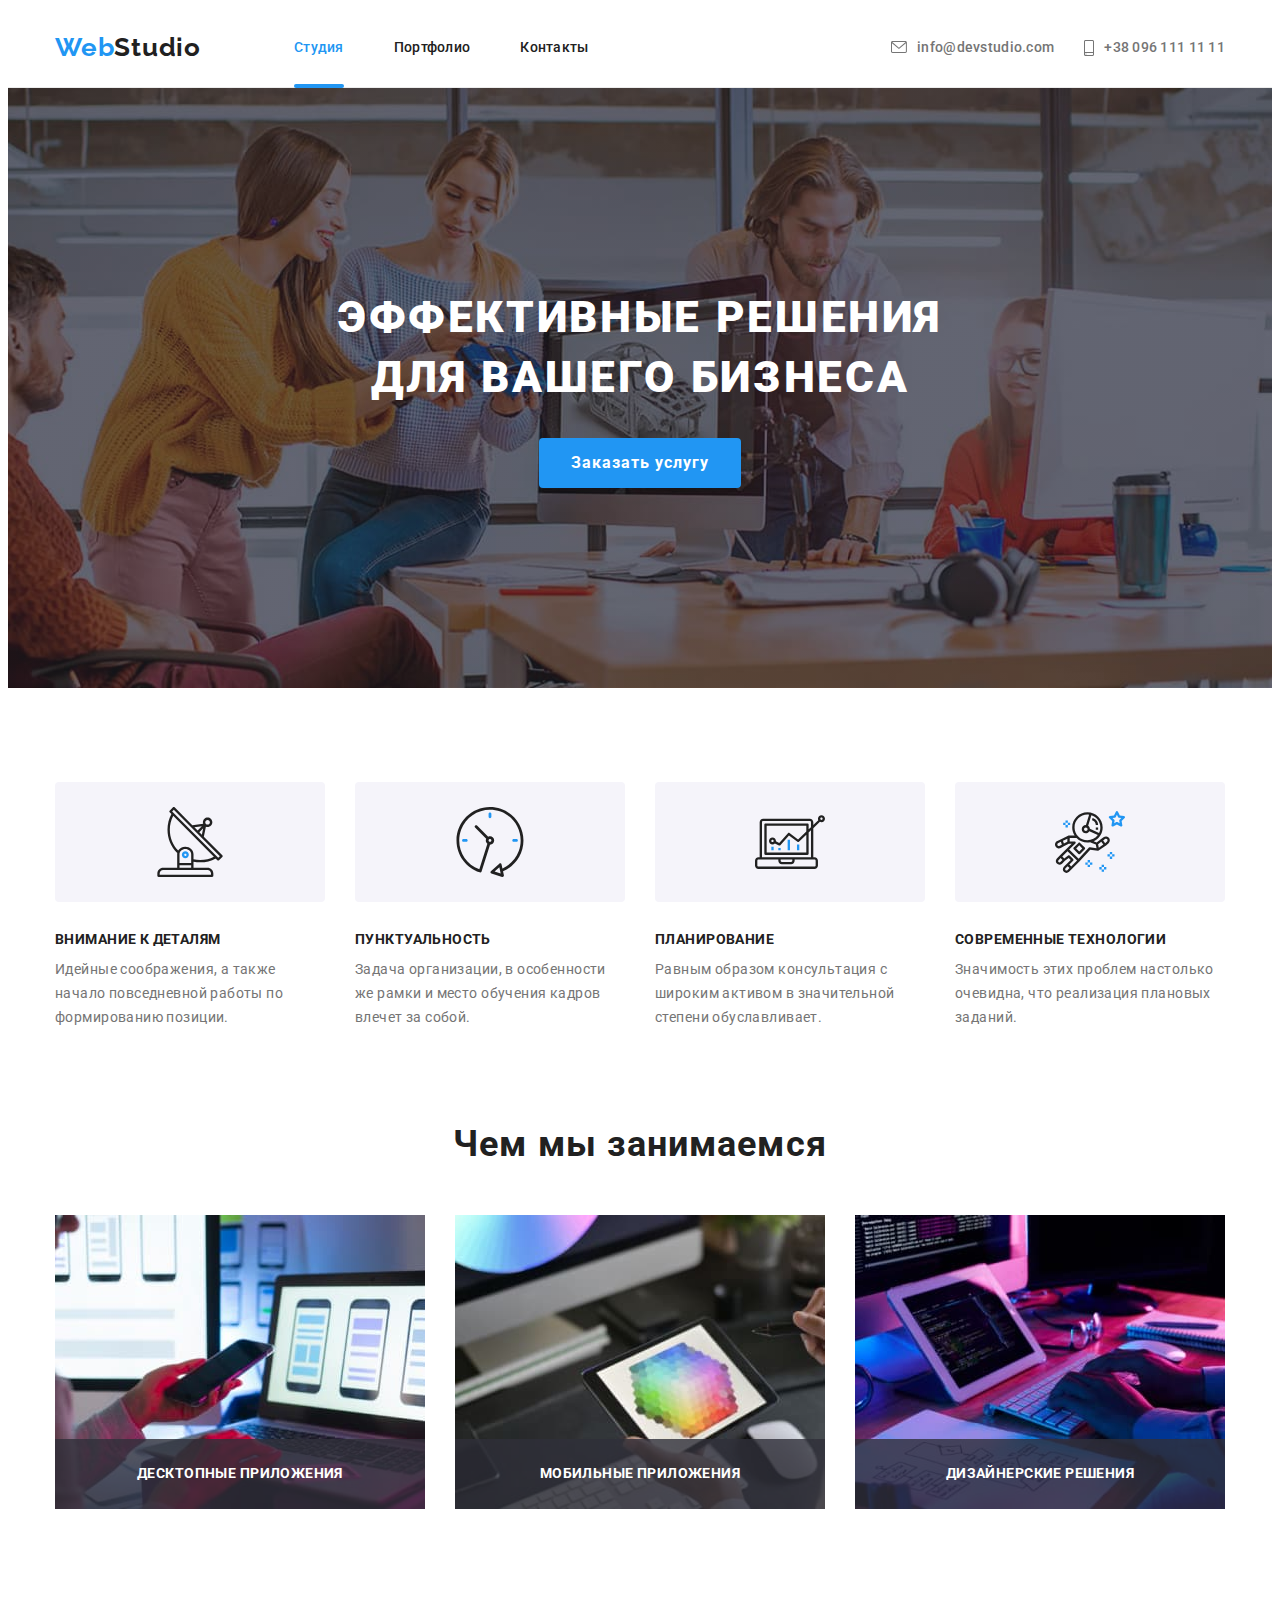
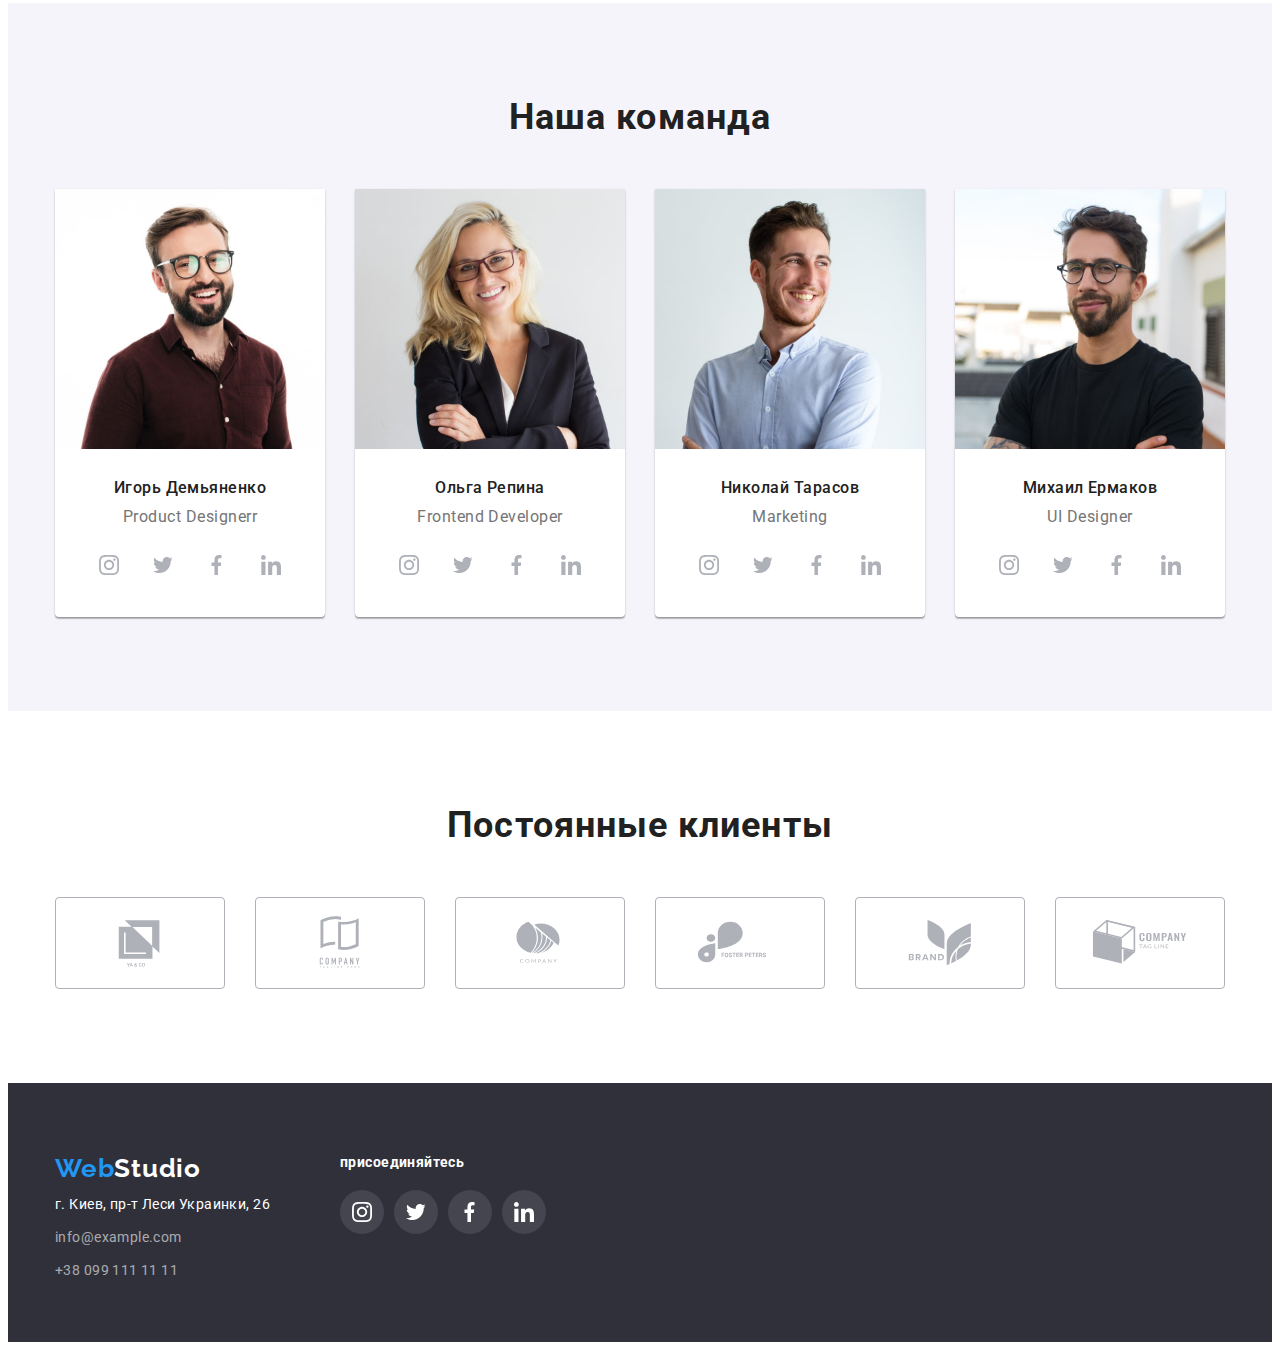
<file: index.html>
<!DOCTYPE html>
<html lang="ru">



<head>
  <meta charset="UTF-8" />
  <meta http-equiv="X-UA-Compatible" content="IE=edge" />
  <meta name="viewport" content="width=device-width, initial-scale=1.0" />
  <title>Document</title>
  <link rel="stylesheet" href="https://cdnjs.cloudflare.com/ajax/libs/modern-normalize/1.1.0/modern-normalize.min.css"
    integrity="sha512-wpPYUAdjBVSE4KJnH1VR1HeZfpl1ub8YT/NKx4PuQ5NmX2tKuGu6U/JRp5y+Y8XG2tV+wKQpNHVUX03MfMFn9Q=="
    crossorigin="anonymous" referrerpolicy="no-referrer" />
  <link rel="preconnect" href="https://fonts.googleapis.com">
  <link rel="preconnect" href="https://fonts.gstatic.com" crossorigin>
  <link href="https://fonts.googleapis.com/css2?family=Raleway:wght@700&family=Roboto:wght@400;500;700;900&display=swap"
    rel="stylesheet">
  <link rel="stylesheet" href="./css/stile.css" />
</head>

<body>
  <header class="heder">
    <div class="container header-flex">
      <nav class="heder-nav">
        <a class="heder-logo link" href="/" lang="en">Web<span class="logo-accent">Studio</span></a>
        <ul class="heder-list list">
          <li class="heder-item"><a href="./index.html" class="heder-link line link">Студия</a></li>
          <li class="heder-item"><a href="./portfolio.html" class="heder-link link">Портфолио</a></li>
          <li class="heder-item"><a href="/" class="heder-link link">Контакты</a></li>
        </ul>
      </nav>
      <ul class="adress-list list">
        <li><a href="mailto:info@devstudio.com" class="mail link">
            <svg class="adress-icon" height="12" width="16">
              <use href="./img/icons.svg#icon-mail"></use>
            </svg>info@devstudio.com</a>
        </li>
        <li><a href="tel:+380961111111" class="tel link">
            <svg class="adress-icon" height="16" width="10">
              <use href="./img/icons.svg#icon-phone"></use>
            </svg>+38 096 111 11 11</a>
        </li>
      </ul>
    </div>
  </header>


  <main>
    <section class="service">
      <div class="container">
        <div class="container-service">
          <h1 class="service-text">Эффективные решения для вашего бизнеса</h1>
          <div class="button-service">
            <button type="button" class="service-button" data-modal-open>Заказать услугу</button>

          </div>
        </div>
      </div>
    </section>


    <section class="benefits section">
      <div class="container">
        <!-- (Заглввие вне дизайна) -->
        <h2 class="benefits-text visually-hidden">Преймущества</h2>
        <ul class="benefits-list list">
          <li class="benefits-item">
            <div class="benefits-logo">
              <svg class="benefits-logo-icon" height="70" width="70">
                <use href="./img/icons.svg#icon-antenna"></use>
              </svg>
            </div>
            <h3 class="benefits-titel">Внимание к деталям</h3>
            <p class="benefits-after-titel">Идейные соображения, а также начало повседневной работы по формированию
              позиции.</p>
          </li>
          <li class="benefits-item">
            <div class="benefits-logo">
              <svg class="benefits-logo-icon" height="70" width="70">
                <use href="./img/icons.svg#icon-clock"></use>
              </svg>
            </div>
            <h3 class="benefits-titel">Пунктуальность</h3>
            <p class="benefits-after-titel">
              Задача организации, в особенности же рамки и место обучения кадров влечет за собой.
            </p>
          </li>
          <li class="benefits-item">
            <div class="benefits-logo">
              <svg class="benefits-logo-icon" height="70" width="70">
                <use href="./img/icons.svg#icon-diagram"></use>
              </svg>
            </div>
            <h3 class="benefits-titel">Планирование</h3>
            <p class="benefits-after-titel">
              Равным образом консультация с широким активом в значительной степени обуславливает.
            </p>
          </li>
          <li class="benefits-item">
            <div class="benefits-logo">
              <svg class="benefits-logo-icon" height="70" width="70">
                <use href="./img/icons.svg#icon-astronaut"></use>
              </svg>
            </div>
            <h3 class="benefits-titel">Современные технологии</h3>
            <p class="benefits-after-titel">Значимость этих проблем настолько очевидна, что реализация плановых заданий.
            </p>
          </li>
        </ul>
      </div>
    </section>

    <section class="about section">
      <div class="container">
        <h2 class="about-text title">Чем мы занимаемся</h2>
        <ul class="about-list list">
          <li class="about-item"><img src="./img/box-2.jpg" alt="проэкт на ноутбуке" width="370" height="294" />
            <div class="about-wrap">
              <p class="about-item-comment">Десктопные приложения</p>
            </div>
          </li>
          <li class="about-item"><img src="./img/box-3.jpg" alt="проэкт на планшете" width="370" height="294" />
            <div class="about-wrap">
              <p class="about-item-comment">Мобильные приложения</p>
            </div>
          </li>
          <li class="about-item"><img src="./img/box-1.jpg" alt="проэкт на бумаге" width="370" height="294" />
            <div class="about-wrap">
              <p class="about-item-comment">Дизайнерские решения</p>
            </div>
          </li>
        </ul>
      </div>
    </section>

    <section class="command section">
      <div class="container">
        <h2 class="command-text title">Наша команда</h2>
        <ul class="command-list list">
          <li class="command-item">
            <img src="./img/img-4.jpg" alt="сотрудник кмпании" width="270" height="260" />
            <div class="command-container">
              <h3 class="command-name">Игорь Демьяненко</h3>
              <p lang="en" class="command-trade">Product Designerr</p>
              <ul class="comand-soc-list list">
                <li class="comand-soc-item"><a href="" class="comand-soc-link link">
                    <svg class="comand-soc-icon" height="20" width="20">
                      <use href="./img/icons.svg#icon-instagram"></use>
                    </svg>
                  </a>
                </li>
                <li class="comand-soc-item"><a href="" class="comand-soc-link link">
                    <svg class="comand-soc-icon" height="20" width="20">
                      <use href="./img/icons.svg#icon-tviter"></use>
                    </svg>
                  </a>
                </li>
                <li class="comand-soc-item"><a href="" class="comand-soc-link link">
                    <svg class="comand-soc-icon" height="20" width="20">
                      <use href="./img/icons.svg#icon-facebook"></use>
                    </svg>
                  </a>
                </li>
                <li class="comand-soc-item"><a href="" class="comand-soc-link link">
                    <svg class="comand-soc-icon" height="20" width="20">
                      <use href="./img/icons.svg#icon-linkedin"></use>
                    </svg>
                  </a>
                </li>
              </ul>
            </div>

          </li>
          <li class="command-item">
            <img src="./img/img-1.jpg" alt="сотрудник кмпании" width="270" height="260" />
            <div class="command-container">
              <h3 class="command-name">Ольга Репина</h3>
              <p lang="en" class="command-trade">Frontend Developer</p>
              <ul class="comand-soc-list list">
                <li class="comand-soc-item"><a href="" class="comand-soc-link link">
                    <svg class="comand-soc-icon" height="20" width="20">
                      <use href="./img/icons.svg#icon-instagram"></use>
                    </svg>
                  </a>
                </li>
                <li class="comand-soc-item"><a href="" class="comand-soc-link link">
                    <svg class="comand-soc-icon" height="20" width="20">
                      <use href="./img/icons.svg#icon-tviter"></use>
                    </svg>
                  </a>
                </li>
                <li class="comand-soc-item"><a href="" class="comand-soc-link link">
                    <svg class="comand-soc-icon" height="20" width="20">
                      <use href="./img/icons.svg#icon-facebook"></use>
                    </svg>
                  </a>
                </li>
                <li class="comand-soc-item"><a href="" class="comand-soc-link link">
                    <svg class="comand-soc-icon" height="20" width="20">
                      <use href="./img/icons.svg#icon-linkedin"></use>
                    </svg>
                  </a>
                </li>
              </ul>
            </div>
          </li>
          <li class="command-item">
            <img src="./img/img-2.jpg" alt="сотрудник кмпании" width="270" height="260" />
            <div class="command-container">
              <h3 class="command-name">Николай Тарасов</h3>
              <p lang="en" class="command-trade">Marketing</p>
              <ul class="comand-soc-list list">
                <li class="comand-soc-item"><a href="" class="comand-soc-link link">
                    <svg class="comand-soc-icon" height="20" width="20">
                      <use href="./img/icons.svg#icon-instagram"></use>
                    </svg>
                  </a>
                </li>
                <li class="comand-soc-item"><a href="" class="comand-soc-link link">
                    <svg class="comand-soc-icon" height="20" width="20">
                      <use href="./img/icons.svg#icon-tviter"></use>
                    </svg>
                  </a>
                </li>
                <li class="comand-soc-item"><a href="" class="comand-soc-link link">
                    <svg class="comand-soc-icon" height="20" width="20">
                      <use href="./img/icons.svg#icon-facebook"></use>
                    </svg>
                  </a>
                </li>
                <li class="comand-soc-item"><a href="" class="comand-soc-link link">
                    <svg class="comand-soc-icon" height="20" width="20">
                      <use href="./img/icons.svg#icon-linkedin"></use>
                    </svg>
                  </a>
                </li>
              </ul>
            </div>
          </li>
          <li class="command-item">
            <img src="./img/img-3.jpg" alt="сотрудник кмпании" width="270" height="260" />
            <div class="command-container">
              <h3 class="command-name">Михаил Ермаков</h3>
              <p lang="en" class="command-trade">UI Designer</p>
              <ul class="comand-soc-list list">
                <li class="comand-soc-item"><a href="" class="comand-soc-link link">
                    <svg class="comand-soc-icon" height="20" width="20">
                      <use href="./img/icons.svg#icon-instagram"></use>
                    </svg>
                  </a>
                </li>
                <li class="comand-soc-item"><a href="" class="comand-soc-link link">
                    <svg class="comand-soc-icon" height="20" width="20">
                      <use href="./img/icons.svg#icon-tviter"></use>
                    </svg>
                  </a>
                </li>
                <li class="comand-soc-item"><a href="" class="comand-soc-link link">
                    <svg class="comand-soc-icon" height="20" width="20">
                      <use href="./img/icons.svg#icon-facebook"></use>
                    </svg>
                  </a>
                </li>
                <li class="comand-soc-item"><a href="" class="comand-soc-link link">
                    <svg class="comand-soc-icon" height="20" width="20">
                      <use href="./img/icons.svg#icon-linkedin"></use>
                    </svg>
                  </a>
                </li>
              </ul>
            </div>
          </li>
        </ul>
      </div>
    </section>
    <section class="client section">
      <div class="container">
        <h2 class="client-text title">Постоянные клиенты</h2>
        <ul class="client-list list">
          <li class="client-logo-item"><a href="" class="client-logo-link link">
              <svg class="client-logo-icon" height="60" width="106">
                <use href="./img/icons.svg#icon-logo-1"></use>
              </svg>
            </a>
          </li>
          <li class="client-logo-item"><a href="" class="client-logo-link link">
              <svg class="client-logo-icon" height="60" width="106">
                <use href="./img/icons.svg#icon-logo-2"></use>
              </svg>
            </a>
          </li>
          <li class="client-logo-item"><a href="" class="client-logo-link link">
              <svg class="client-logo-icon" height="60" width="106">
                <use href="./img/icons.svg#icon-logo-3"></use>
              </svg>
            </a>
          </li>
          <li class="client-logo-item"><a href="" class="client-logo-link link">
              <svg class="client-logo-icon" height="60" width="106">
                <use href="./img/icons.svg#icon-logo-4"></use>
              </svg>
            </a>
          </li>
          <li class="client-logo-item"><a href="" class="client-logo-link link">
              <svg class="client-logo-icon" height="60" width="106">
                <use href="./img/icons.svg#icon-logo-5"></use>
              </svg>
            </a>
          </li>
          <li class="client-logo-item"><a href="" class="client-logo-link link">
              <svg class="client-logo-icon" height="60" width="106">
                <use href="./img/icons.svg#icon-logo-6"></use>
              </svg>
            </a>
          </li>

        </ul>
      </div>
    </section>
  </main>
  <footer class="footer">
    <div class="container footer-container">
      <div class="footer-left">
        <a class="footer-logo link" href=" /" lang="en">Web<span class="footer-logo-accent">Studio</span></a>
        <ul class="footer-list list">
          <li class="footer-item">
            <a href="https://www.google.com.ua/maps/place/%D0%B1%D1%83%D0%BB.+%D0%9B%D0%B5%D1%81%D0%B8+%D0%A3%D0%BA%D1%80%D0%B0%D0%B8%D0%BD%D0%BA%D0%B8,+26,+%D0%9A%D0%B8%D0%B5%D0%B2,+02000/@50.4265807,30.5361971,17z/data=!3m1!4b1!4m5!3m4!1s0x40d4cf0e033ecbe9:0x57a4dffefec77da0!8m2!3d50.4265807!4d30.5383858?hl=ru"
              target="_blank" rel="noopener noreferrer" class="footer-place link">
              г. Киев, пр-т Леси Украинки, 26
            </a>
          </li>
          <li class="footer-item"><a href="mailto:info@example.com" class="footer-mail link">info@example.com</a></li>
          <li class="footer-item"><a href="tel:+380991111111" class="footer-tel link">+38 099 111 11 11</a></li>
        </ul>
      </div>
      <div class="footer-socium">
        <strong class="footer-soc">присоединяйтесь</strong>
        <ul class="footer-soc-list list">
          <li class="footer-soc-item"><a href="" class="footer-soc-link link">
              <svg class="footer-soc-icon" height="20" width="20">
                <use href="./img/icons.svg#icon-instagram"></use>
              </svg>
            </a>
          </li>
          <li class="footer-soc-item"><a href="" class="footer-soc-link link">
              <svg class="footer-soc-icon" height="20" width="20">
                <use href="./img/icons.svg#icon-tviter"></use>
              </svg>
            </a>
          </li>
          <li class="footer-soc-item"><a href="" class="footer-soc-link link">
              <svg class="footer-soc-icon" height="20" width="20">
                <use href="./img/icons.svg#icon-facebook"></use>
              </svg>
            </a>
          </li>
          <li class="footer-soc-item"><a href="" class="footer-soc-link link">
              <svg class="footer-soc-icon" height="20" width="20">
                <use href="./img/icons.svg#icon-linkedin"></use>
              </svg>
            </a>
          </li>
        </ul>
      </div>
    </div>
  </footer>
  <div class="backdrop is-hidden" data-modal>
    <div class="modal">
      <button type="button" class="modal-close-btn" data-modal-close><svg class="modal-close-icon" height="18"
          width="18">
          <use href="./img/icons.svg#icon-close-black"></use>
        </svg></button>
    </div>

  </div>
  <script src="./js/modal.js"></script>
</body>


</html>
</file>
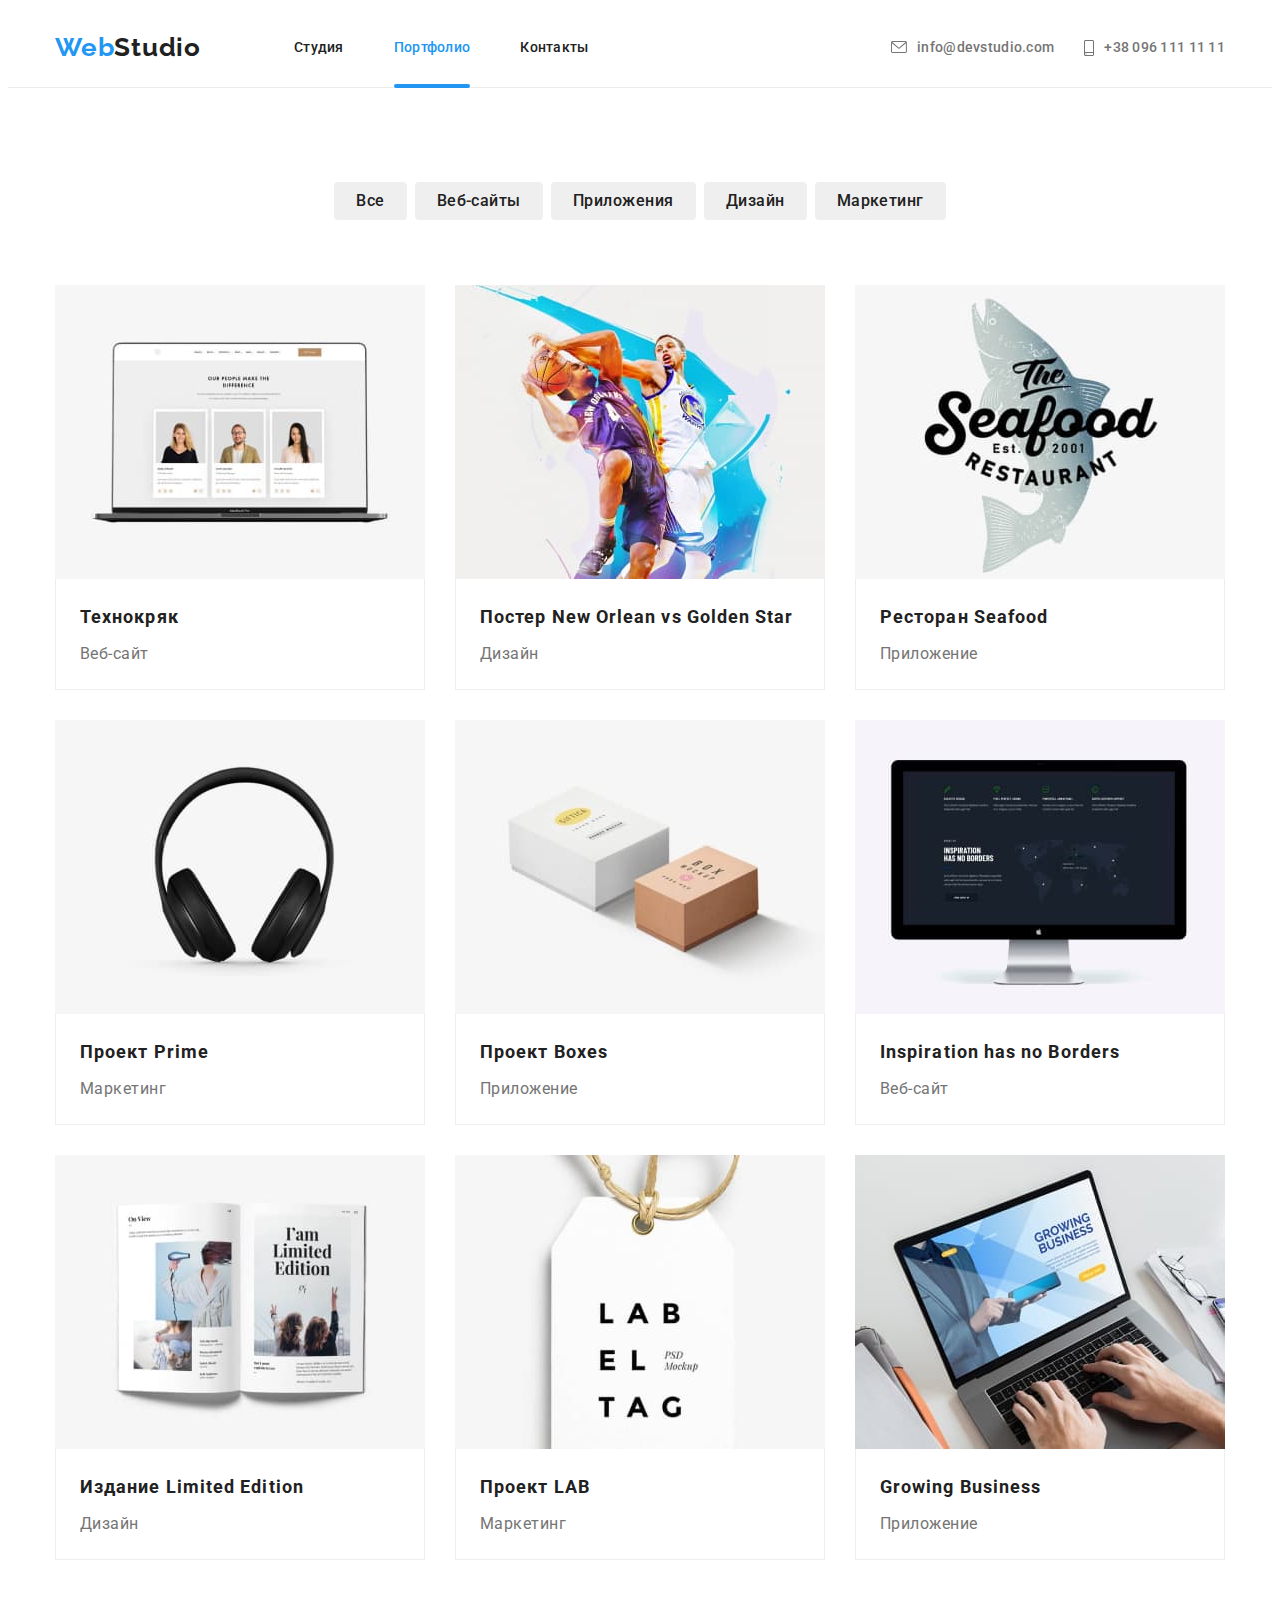
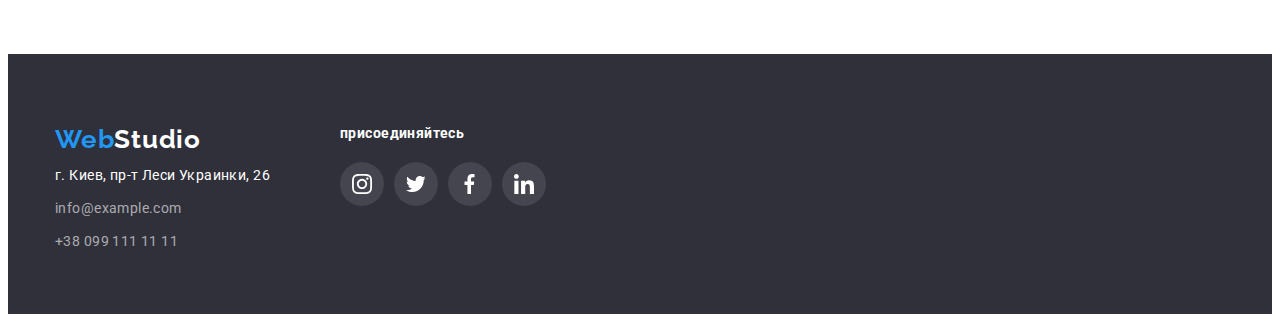
<file: portfolio.html>
<!DOCTYPE html>
<html lang="ru">

<head>
  <meta charset="UTF-8" />
  <meta http-equiv="X-UA-Compatible" content="IE=edge" />
  <meta name="viewport" content="width=device-width, initial-scale=1.0" />
  <title>Document</title>
  <link rel="stylesheet" href="https://cdnjs.cloudflare.com/ajax/libs/modern-normalize/1.1.0/modern-normalize.min.css"
    integrity="sha512-wpPYUAdjBVSE4KJnH1VR1HeZfpl1ub8YT/NKx4PuQ5NmX2tKuGu6U/JRp5y+Y8XG2tV+wKQpNHVUX03MfMFn9Q=="
    crossorigin="anonymous" referrerpolicy="no-referrer" />
  <link rel="preconnect" href="https://fonts.googleapis.com">
  <link rel="preconnect" href="https://fonts.gstatic.com" crossorigin>
  <link href="https://fonts.googleapis.com/css2?family=Raleway:wght@700&family=Roboto:wght@400;500;700;900&display=swap"
    rel="stylesheet">
  <link rel="stylesheet" href="./css/stile.css" />
</head>

<body>
  <header class="heder">
    <div class="container header-flex">
      <nav class="heder-nav">
        <a class="heder-logo link" href=" /" lang="en">Web<span class="logo-accent">Studio</span></a>
        <ul class="heder-list list">
          <li class="heder-item"><a href="./index.html" class="heder-link link">Студия</a></li>
          <li class="heder-item"><a href="./portfolio.html" class="heder-link line link">Портфолио</a></li>
          <li class="heder-item"><a href="/" class="heder-link link">Контакты</a></li>
        </ul>
      </nav>
      <ul class="adress-list list">
        <li><a href="mailto:info@devstudio.com" class="mail link">
            <svg class="adress-icon" height="12" width="16">
              <use href="./img/icons.svg#icon-mail"></use>
            </svg>info@devstudio.com</a>
        </li>
        <li><a href="tel:+380961111111" class="tel link">
            <svg class="adress-icon" height="16" width="10">
              <use href="./img/icons.svg#icon-phone"></use>
            </svg>+38 096 111 11 11</a>
        </li>
      </ul>
    </div>
  </header>

  <main>
    <section class="photo section">
      <h1 class="photo-text visually-hidden">Поортфолио</h1>
      <div class="container">
        <ul class="navigation-list list">
          <li class="navigation-item">
            <button type="button" class="navigation-button">Все</button>
          </li>
          <li class="navigation-item">
            <button type="button" class="navigation-button">Веб-сайты</button>
          </li>
          <li class="navigation-item">
            <button type="button" class="navigation-button">Приложения</button>
          </li>
          <li class="navigation-item">
            <button type="button" class="navigation-button">Дизайн</button>
          </li>
          <li class="navigation-item">
            <button type="button" class="navigation-button">Маркетинг</button>
          </li>
        </ul>
        <!-- (Заглввие вне дизайна) -->

        <ul class="photo-list list">
          <li class="photo-item">
            <a class="photo-efect">
              <div class="photo-wrap">
                <img src="./img/portfolio-img/img-port-1.jpg" alt="изображение работи" width="370" height="294" />
                <p class="photo-text">Ресурс предлагает комплексные предложения с разным уровнем функционала и сервисов.
                  Все это позволит посетителю получить исчерпывающие сведения о компании или частном лице.</p>
              </div>
              <div class="photo-container">
                <h2 class="photo-tetl">Технокряк</h2>
                <p class="photo-afer-tetl">Веб-сайт</p>
              </div>

            </a>
          </li>
          <li class="photo-item">
            <a class="photo-efect">
              <div class="photo-wrap">
                <img src="./img/portfolio-img/img-port-2.jpg" alt="изображение работи" width="370" height="294" />
                <p class="photo-text">Ресурс предлагает комплексные предложения с разным уровнем функционала и сервисов.
                  Все это позволит посетителю получить исчерпывающие сведения о компании или частном лице.</p>
              </div>
              <div class="photo-container">
                <h2 class="photo-tetl">Постер New Orlean vs Golden Star</h2>
                <p class="photo-afer-tetl">Дизайн</p>
              </div>
            </a>
          </li>
          <li class="photo-item">
            <a class="photo-efect">
              <div class="photo-wrap">
                <img src="./img/portfolio-img/img-port-3.jpg" alt="изображение работи" width="370" height="294" />
                <p class="photo-text">Ресурс предлагает комплексные предложения с разным уровнем функционала и сервисов.
                  Все это позволит посетителю получить исчерпывающие сведения о компании или частном лице.</p>
              </div>
              <div class="photo-container">
                <h2 class="photo-tetl">Ресторан Seafood</h2>
                <p class="photo-afer-tetl">Приложение</p>
              </div>
            </a>
          </li>
          <li class="photo-item">
            <a class="photo-efect">
              <div class="photo-wrap">
                <img src="./img/portfolio-img/img-port-4.jpg" alt="изображение работи" width="370" height="294" />
                <p class="photo-text">Ресурс предлагает комплексные предложения с разным уровнем функционала и сервисов.
                  Все это позволит посетителю получить исчерпывающие сведения о компании или частном лице.</p>
              </div>
              <div class="photo-container">
                <h2 class="photo-tetl">Проект Prime</h2>
                <p class="photo-afer-tetl">Маркетинг</p>
              </div>
            </a>
          </li>
          <li class="photo-item">
            <a class="photo-efect">
              <div class="photo-wrap">
                <img src="./img/portfolio-img/img-port-5.jpg" alt="изображение работи" width="370" height="294" />
                <p class="photo-text">Ресурс предлагает комплексные предложения с разным уровнем функционала и сервисов.
                  Все это позволит посетителю получить исчерпывающие сведения о компании или частном лице.</p>
              </div>              
              <div class="photo-container">
                <h2 class="photo-tetl">Проект Boxes</h2>
                <p class="photo-afer-tetl">Приложение</p>
              </div>
            </a>
          </li>
          <li class="photo-item">
            <a class="photo-efect">
              <div class="photo-wrap">
                 <img src="./img/portfolio-img/img-port-6.jpg" alt="изображение работи" width="370" height="294" />
                <p class="photo-text">Ресурс предлагает комплексные предложения с разным уровнем функционала и сервисов.
                  Все это позволит посетителю получить исчерпывающие сведения о компании или частном лице.</p>
              </div>              
              <div class="photo-container">
                <h2 class="photo-tetl" lang="en">Inspiration has no Borders</h2>
                <p class="photo-afer-tetl">Веб-сайт</p>
              </div>
            </a>
          </li>
          <li class="photo-item">
            <a class="photo-efect">
              <div class="photo-wrap">
                 <img src="./img/portfolio-img/img-port-7.jpg" alt="изображение работи" width="370" height="294" />
                <p class="photo-text">Ресурс предлагает комплексные предложения с разным уровнем функционала и сервисов.
                  Все это позволит посетителю получить исчерпывающие сведения о компании или частном лице.</p>
              </div>              
              <div class="photo-container">
                <h2 class="photo-tetl">Издание Limited Edition</h2>
                <p class="photo-afer-tetl">Дизайн</p>
              </div>
            </a>
          </li>
          <li class="photo-item">
            <a class="photo-efect">
              <div class="photo-wrap">
                <img src="./img/portfolio-img/img-port-8.jpg" alt="изображение работи" width="370" height="294" />
                <p class="photo-text">Ресурс предлагает комплексные предложения с разным уровнем функционала и сервисов.
                  Все это позволит посетителю получить исчерпывающие сведения о компании или частном лице.</p>
              </div>              
              <div class="photo-container">
                <h2 class="photo-tetl">Проект LAB</h2>
                <p class="photo-afer-tetl">Маркетинг</p>
              </div>
            </a>
          </li>
          <li class="photo-item">
            <a class="photo-efect">
              <div class="photo-wrap">
                 <img src="./img/portfolio-img/img-port-9.jpg" alt="изображение работи" width="370" height="294" />
                <p class="photo-text">Ресурс предлагает комплексные предложения с разным уровнем функционала и сервисов.
                  Все это позволит посетителю получить исчерпывающие сведения о компании или частном лице.</p>
              </div>              
              <div class="photo-container">
                <h2 lang="en" class="photo-tetl">Growing Business</h2>
                <p class="photo-afer-tetl">Приложение</p>
              </div>
            </a>
          </li>
        </ul>
      </div>
    </section>
  </main>

  <footer class="footer">
    <div class="container footer-container">
      <div class="footer-left">
        <a class="footer-logo link" href=" /" lang="en">Web<span class="footer-logo-accent">Studio</span></a>
        <ul class="footer-list list">
          <li class="footer-item">
            <a href="https://www.google.com.ua/maps/place/%D0%B1%D1%83%D0%BB.+%D0%9B%D0%B5%D1%81%D0%B8+%D0%A3%D0%BA%D1%80%D0%B0%D0%B8%D0%BD%D0%BA%D0%B8,+26,+%D0%9A%D0%B8%D0%B5%D0%B2,+02000/@50.4265807,30.5361971,17z/data=!3m1!4b1!4m5!3m4!1s0x40d4cf0e033ecbe9:0x57a4dffefec77da0!8m2!3d50.4265807!4d30.5383858?hl=ru"
              target="_blank" rel="noopener noreferrer" class="footer-place link">
              г. Киев, пр-т Леси Украинки, 26
            </a>
          </li>
          <li class="footer-item"><a href="mailto:info@example.com" class="footer-mail link">info@example.com</a></li>
          <li class="footer-item"><a href="tel:+380991111111" class="footer-tel link">+38 099 111 11 11</a></li>
        </ul>
      </div>
      <div class="footer-socium">
        <strong class="footer-soc">присоединяйтесь</strong>
        <ul class="footer-soc-list list">
          <li class="footer-soc-item"><a href="" class="footer-soc-link link">
              <svg class="footer-soc-icon" height="20" width="20">
                <use href="./img/icons.svg#icon-instagram"></use>
              </svg>
            </a>
          </li>
          <li class="footer-soc-item"><a href="" class="footer-soc-link link">
              <svg class="footer-soc-icon" height="20" width="20">
                <use href="./img/icons.svg#icon-tviter"></use>
              </svg>
            </a>
          </li>
          <li class="footer-soc-item"><a href="" class="footer-soc-link link">
              <svg class="footer-soc-icon" height="20" width="20">
                <use href="./img/icons.svg#icon-facebook"></use>
              </svg>
            </a>
          </li>
          <li class="footer-soc-item"><a href="" class="footer-soc-link link">
              <svg class="footer-soc-icon" height="20" width="20">
                <use href="./img/icons.svg#icon-linkedin"></use>
              </svg>
            </a>
          </li>
        </ul>
      </div>
    </div>
  </footer>

</body>

</html>
</file>
<file: css/stile.css>
:root {
  --first-color: #212121;
  --second-color: #757575;
  --third-color: #ffffff;
  --accent-color: #2196f3;
  --footer-mail-tel-color: rgba(255, 255, 255, 0.6);
  --background-color: #2f303a;
  --service-button: #188ce8;
  --background-comand: #f5f4fa;
  --border-bottom: #ececec;
  --color: rgba(236, 236, 236, 1);
  --photo-border: #EEEEEE;
  --border-client: #AFB1B8;
}
p,
h1,
h2,
h3,
h4,
h5,
h6 {
  margin: 0;
}
ul {
  margin: 0;
  padding-left: 0;
}

body {
  font-family: 'Roboto', sans-serif;
  color: var(--first-color);
}
.list {
  list-style: none;
}
.link {
  text-decoration: none;
}

* {
  box-sizing: border-box;
}

.container {
  width: 1200px;
  margin: 0 auto;
  padding-left: 15px;
  padding-right: 15px;
}

.section {
  padding-top: 94px;
  padding-bottom: 94px;
}

.title {
  font-weight: 700;
  font-size: 36px;
  line-height: 1.16;
  text-align: center;
  letter-spacing: 0.03em;
  margin-bottom: 50px;
}
 img {
  display: block;
  max-width: 100%;
 }



/*HEDER*/
.header-flex {
  display: flex;
  justify-content: space-between;
  align-items: center;
}

.heder-logo {
  font-family: 'Raleway', sans-serif;
  font-style: normal;
  font-weight: 700;
  font-size: 26px;
  line-height: 1.19;
  letter-spacing: 0.03em;
  color: var(--accent-color);
}

.visually-hidden {
  position: absolute;
  width: 1px;
  height: 1px;
  margin: -1px;
  border: 0;
  padding: 0;
  white-space: nowrap;
  clip-path: inset(100%);
  clip: rect(0 0 0 0);
  overflow: hidden;
}

.heder {
  display: flex;
  height: 80px;
  margin: 0px auto;
  left: 0px;
  top: 0px;
}

.heder {
  border-bottom: 1px solid var(--border-bottom);
  border-top: 0px;
  border-left: 0px;
  border-right: 0px;
}

.heder-nav {
  display: flex;
  align-items: center;
}

.heder-logo {
  margin-right: 93px;
}

.logo-accent {
  color: var(--first-color);
}

.heder-list {
  display: flex;
}

.heder-link {
  padding-top: 32px;
  padding-bottom: 32px;
  display: block;
}

.line {
position: relative;
color: var(--accent-color);
}


.line::after {
content: "";
background: var(--accent-color);
border-radius: 2px;
position: absolute;
display: block;
width: 100%;
height: 4px;
bottom: 0;
margin-bottom: -1px;
}

.adress-list {
  display: flex;
  align-items: center;
  margin-left: auto;  
}

.adress-list :not(:last-child) {
  margin-right: 30px;
}


.heder-item:not(:last-child) {
  margin-right: 50px;
}

.heder-item a {
  color: var(--first-color);
  transition: color 250ms cubic-bezier(0.4, 0, 0.2, 1);
}


.heder-item a.line 
{ position: relative; color: var(--accent-color);} 

.heder-item a:hover,
.heder-item a:focus {
  color: var(--accent-color);
}
.adress-list a {
  color: var(--second-color);
  display: flex;  
  align-items: center;
  transition: color 250ms cubic-bezier(0.4, 0, 0.2, 1);
}

.adress-list a:hover,
.adress-list a:focus {
  color: var(--accent-color);
}



.heder-item,
.adress-list {
  font-weight: 500;
  font-size: 14px;
  line-height: 1.14;
  letter-spacing: 0.02em;
}


.adress-icon {
  margin-right: 10px;
  fill: currentColor;
  vertical-align: middle;
}

/* MAIN*/

.service {
  background: var(--background-color);
  background-image: linear-gradient( rgba(47, 48, 58, 0.4), rgba(47, 48, 58, 0.4)), url(../img/img-5.jpg);
  background-repeat: no-repeat;
  background-position: center; 
  padding-top: 200px;
  padding-bottom: 200px;
  max-width:1600px;
  margin:0 auto;
  background-size: cover;
}

.service-button {
  font-family: inherit;
  font-weight: 700;
  font-size: 16px;
  line-height: 1.88;
  text-align: center;
  letter-spacing: 0.06em;
  color: var(--third-color);
  background: var(--accent-color);
  box-shadow: 0px 4px 4px rgba(0, 0, 0, 0.15);
  border-radius: 4px;
  cursor: pointer;
  margin: 0 auto;
  display: block;
  padding: 10px 32px;
  border: 0;
  transition: background-color 250ms cubic-bezier(0.4, 0, 0.2, 1);
}

.service-button:hover,
.service-button:focus {
  background: var(--service-button);
}

.service-text {
  font-weight: 900;
  font-size: 44px;
  line-height: 1.36;
  text-align: center;
  letter-spacing: 0.06em;
  text-transform: uppercase;
  color: var(--third-color);
  max-width: 696px;
  margin: 0 auto 30px auto;
}

/* BENEFITS */


.benefits-titel {
  font-weight: 700;
  font-size: 14px;
  line-height: 1.14;
  letter-spacing: 0.03em;
  text-transform: uppercase;
  margin-bottom: 10px;
}

.benefits-after-titel {
  font-weight: 400;
  font-size: 14px;
  line-height: 1.71;
  letter-spacing: 0.03em;
  color: var(--second-color);
}

.benefits-list {
  display: flex;
  margin: 0 -15px;
}

.benefits-list> .benefits-item {
  flex-basis: calc(100% / 4 - 30px);
  margin: 0 15px;
}

 .benefits-logo {
  display: flex;
  margin-bottom:  30px;
  justify-content: center;
  background: #F5F4FA;
  border-radius: 4px;
  height: 120px;
  align-items: center;
 }


/* about */


.about.section {
  padding-top:0
}

.about-list {
  display: flex;
  margin: 0px -15px;
}

.about-list > .about-item {
  flex-basis: calc(100% / 3 - 30px);
  margin: 0px 15px;
}

.about-wrap {
  position: relative;  
}

.about-item-comment {  
  font-weight: 700;
  font-size: 14px;
  line-height: 1.14;  
  letter-spacing: 0.03em;
  color: var(--third-color);
  background: rgba(47, 48, 58, 0.8);
  height: 70px;
  width: 100%;
  display: flex;
  align-items: center;
  justify-content: center;
  position: absolute;
  text-transform: uppercase;
  bottom: 0; 
  left: 0;
}

/*  command  */

.command {
  background: var(--background-comand);
}

.command-name {
  font-weight: 500;
  font-size: 16px;
  line-height: 1.18;
  text-align: center;
  letter-spacing: 0.03em;
}

.command-trade {
  font-weight: 400;
  font-size: 16px;
  line-height: 1.18;
  text-align: center;
  letter-spacing: 0.03em;
  color: var(--second-color);
}

.command-list {
  display: flex;
  margin: 0px -15px;
  
}

.command-item {
background-color: var(--third-color);
}

.command-list > .command-item {
  flex-basis: calc(100% / 4 - 30px);
  margin: 0 15px;
  box-shadow: 0px 1px 3px rgba(0, 0, 0, 0.12), 0px 1px 1px rgba(0, 0, 0, 0.14), 0px 2px 1px rgba(0, 0, 0, 0.2);
  border-radius: 0px 0px 4px 4px;
}

.command-name {
  margin-bottom: 10px;
}

.command-container {
  padding-top: 30px;
  padding-bottom: 30px;
}

.comand-soc-list {
  display: flex;
  justify-content: center;
  margin-top: 16px;
}

.comand-soc-item {
  margin-left: 10px;
}

.comand-soc-item:first-child {
  margin-left: 0;
}

.comand-soc-link {
  display: flex;
  align-items: center;
  justify-content: center;
  height: 44px;
  width: 44px;
  border-radius: 50%;
  color: var(--border-client);
  transition: background-color 250ms cubic-bezier(0.4, 0, 0.2, 1);
 }

.comand-soc-icon {
fill: currentColor;
transition: color 250ms cubic-bezier(0.4, 0, 0.2, 1), background-color 250ms cubic-bezier(0.4, 0, 0.2, 1);
}

.comand-soc-link:hover,
.comand-soc-link:focus {
  background-color: var(--accent-color);
}


.comand-soc-link:hover .comand-soc-icon,
.comand-soc-link:focus .comand-soc-icon {
  color: var(--third-color);
}


/* CLIENT */
.client-list {
  display: flex;
  justify-content: center;
  margin: 0px -15px;
}

.client-logo-item {
cursor: pointer;
}


.client-logo-link {
  display: flex;
  align-items: center;
  justify-content: center;
  border: 1px solid var(--border-client);
  border-radius: 4px;
  height: 92px;
  transition: border-color 250ms cubic-bezier(0.4, 0, 0.2, 1), fill 250ms cubic-bezier(0.4, 0, 0.2, 1);
  fill: var(--border-client);
}



.client-list > .client-logo-item {
  flex-basis: calc(100% / 6 - 30px);
  margin: 0 15px;
  
}

.client-logo-link:hover,
.client-logo-link:focus {
  fill: var(--accent-color); 
  border-color: var(--accent-color);
}

/* FOOTER */
.footer {
  background: var(--background-color);
  padding-top: 60px;
  padding-bottom: 60px;
}

.footer-container {
  display: flex;
}


.footer-logo {
  font-family: 'Raleway';
  font-weight: 700;
  font-size: 26px;
  line-height: 1.93;
  letter-spacing: 0.03em;
  color: var(--accent-color);
  margin-bottom: 20px;
}

.footer-logo-accent {
  color: var(--third-color);
}

.footer-place {
  color: var(--third-color);
}

.footer-place,
.footer-mail,
.footer-tel {
  font-weight: 400;
  font-size: 14px;
  line-height: 1.71;
  letter-spacing: 0.03em;
}

.footer-place {
  color: var(--third-color);
}
.footer-mail,
.footer-tel {
  color: var(--footer-mail-tel-color);
}

.footer-list a {
  transition: color 250ms cubic-bezier(0.4, 0, 0.2, 1);
}

.footer-list :hover,
.footer-list :focus {
  color: var(--accent-color);
}

.footer-item:not(:last-child) {
  margin-bottom: 9px;
}

.footer-socium {
 display: block;
 margin-top: 12px;
 margin-left: 70px;
}


.footer-soc {
font-weight: 700;
font-size: 14px;
line-height: 1.14;
letter-spacing: 0.03em;
color: var(--third-color);
display: block;
}

.footer-soc-list {
display: flex;
justify-content: center;
}


.footer-soc-item {
  margin-left: 10px;
  margin-top: 20px;
}

.footer-soc-item:first-child {
  margin-left: 0;
}

.footer-soc-link {
  display: flex;
  align-items: center;
  justify-content: center;
  height: 44px;
  width: 44px;
  border-radius: 50%;
  background: rgba(255, 255, 255, 0.1);
  color: var(--third-color);
  transition: background-color 250ms cubic-bezier(0.4, 0, 0.2, 1);
 }

.footer-soc-icon {
fill: currentColor;
}

.footer-soc-link:hover,
.footer-soc-link:focus {
  background-color: var(--accent-color);
}


/* portfolio*/

.navigation-button {
  font-family: 'Roboto';
  font-style: normal;
  font-weight: 500;
  font-size: 16px;
  line-height: 1.62;
  text-align: center;
  letter-spacing: 0.03em;
  color: var(--first-color);
  cursor: pointer;
  padding: 6px 22px;
  display: block;
  border: 0;
  border-radius: 4px;
   transition: background-color 250ms cubic-bezier(0.4, 0, 0.2, 1), box-shadow 250ms cubic-bezier(0.4, 0, 0.2, 1), color 250ms cubic-bezier(0.4, 0, 0.2, 1);
}

.navigation-item :hover,
.navigation-item :focus {
  color: var(--third-color);
  background: var(--accent-color);
  box-shadow: 0px 3px 1px rgba(0, 0, 0, 0.1), 0px 1px 2px rgba(0, 0, 0, 0.08), 0px 2px 2px rgba(0, 0, 0, 0.12);
}



.navigation-item:not(:first-child) {
  margin-left: 8px;
}
.navigation-list {
  display: flex;
  align-content: center;
  margin: 0px auto 50px 0px;
  justify-content: center;
}


/*  PHOTO   */


.photo-wrap {
  position: relative;
  overflow: hidden;
}


.photo-text {
  position: absolute;
  top: 0;
  font-weight: 400;
  font-size: 18px;
  line-height: 1.55;
  letter-spacing: 0.03em;
  color: var(--third-color);
  background: rgba(33, 150, 243, 0.9);
  padding: 0 24px;
  transform: translateY(100%);
  height: 294px;
  width: 100%;
  display: flex;
  align-items: center;
 transition: transform 250ms cubic-bezier(0.4, 0, 0.2, 1);
}

.photo-tetl {
  font-weight: 700;
  font-size: 18px;
  line-height: 2;
  letter-spacing: 0.06em;  
}

.photo-afer-tetl {
  font-weight: 400;
  font-size: 16px;
  line-height: 1.87;
  letter-spacing: 0.03em;
  color: var(--second-color);
  margin-top: 4px;
}
.photo-list {
  display: flex;
  flex-wrap: wrap;
  margin: 0px -15px;
}

.photo-list> .photo-item {
  margin: 15px 15px;
  flex-basis: calc(100% / 3 - 30px);
}
 
.photo-list> .photo-item:nth-child(n+7) {
  margin-bottom: 0px;}

.photo-container {
  padding: 20px 24px;
  border-bottom: 1px solid  var(--photo-border);
  border-top: 0px;
  border-left: 1px solid  var(--photo-border);
  border-right: 1px solid  var(--photo-border);
}

.photo-efect {
  transition: box-shadow 250ms cubic-bezier(0.4, 0, 0.2, 1);
}

.photo-efect:focus,
.photo-efect:hover { 
  box-shadow: 0px 1px 1px rgb(0 0 0 / 12%), 0px 4px 4px rgb(0 0 0 / 6%), 1px 4px 6px rgb(0 0 0 / 16%);
  cursor: pointer;
  display: block;
} 

.photo-efect:hover .photo-text,
.photo-efect:focus .photo-text {
  transform: translateY(0%);
}


/*  MODAL  */

.backdrop {
  position: fixed;
  top: 0;
  left: 0;
  height: 100%;
  width: 100%;
  background: rgba(0, 0, 0, 0.2);
  transition: opacity 250ms cubic-bezier(0.4, 0, 0.2, 1), visibility 250ms cubic-bezier(0.4, 0, 0.2, 1);
}



.backdrop .is-hidden .modal {
transform: translate(-50%,-50%) scale(0);
transition: transform 250ms cubic-bezier(0.4, 0, 0.2, 1);
} 


.modal {
  position: absolute;
  top: 50%;
  left: 50%;
  transform: translate(-50%, -50%) scale(1);
  width: 528px;
  min-height: 581px;
  background-color: #ffffff;
  border-radius: 4px;
  transition: transform 250ms cubic-bezier(0.4, 0, 0.2, 1);
}

.modal-close-btn {
  width: 30px;
  height: 30px;
  border-radius: 50%;
  border: 1px solid rgba(0, 0, 0, 0.1);
  background-color: transparent;
  display: flex;
  align-items: center;
  justify-content: center;
  position: absolute;
  right: 8px;
  top: 8px;
  cursor: pointer;
}

.is-hidden {
  opacity: 0;
  visibility: hidden;
  pointer-events: none;
}

.modal-close-icon {
  height: 11px;
  width: 11px;
  fill: #000000;
}
</file>
